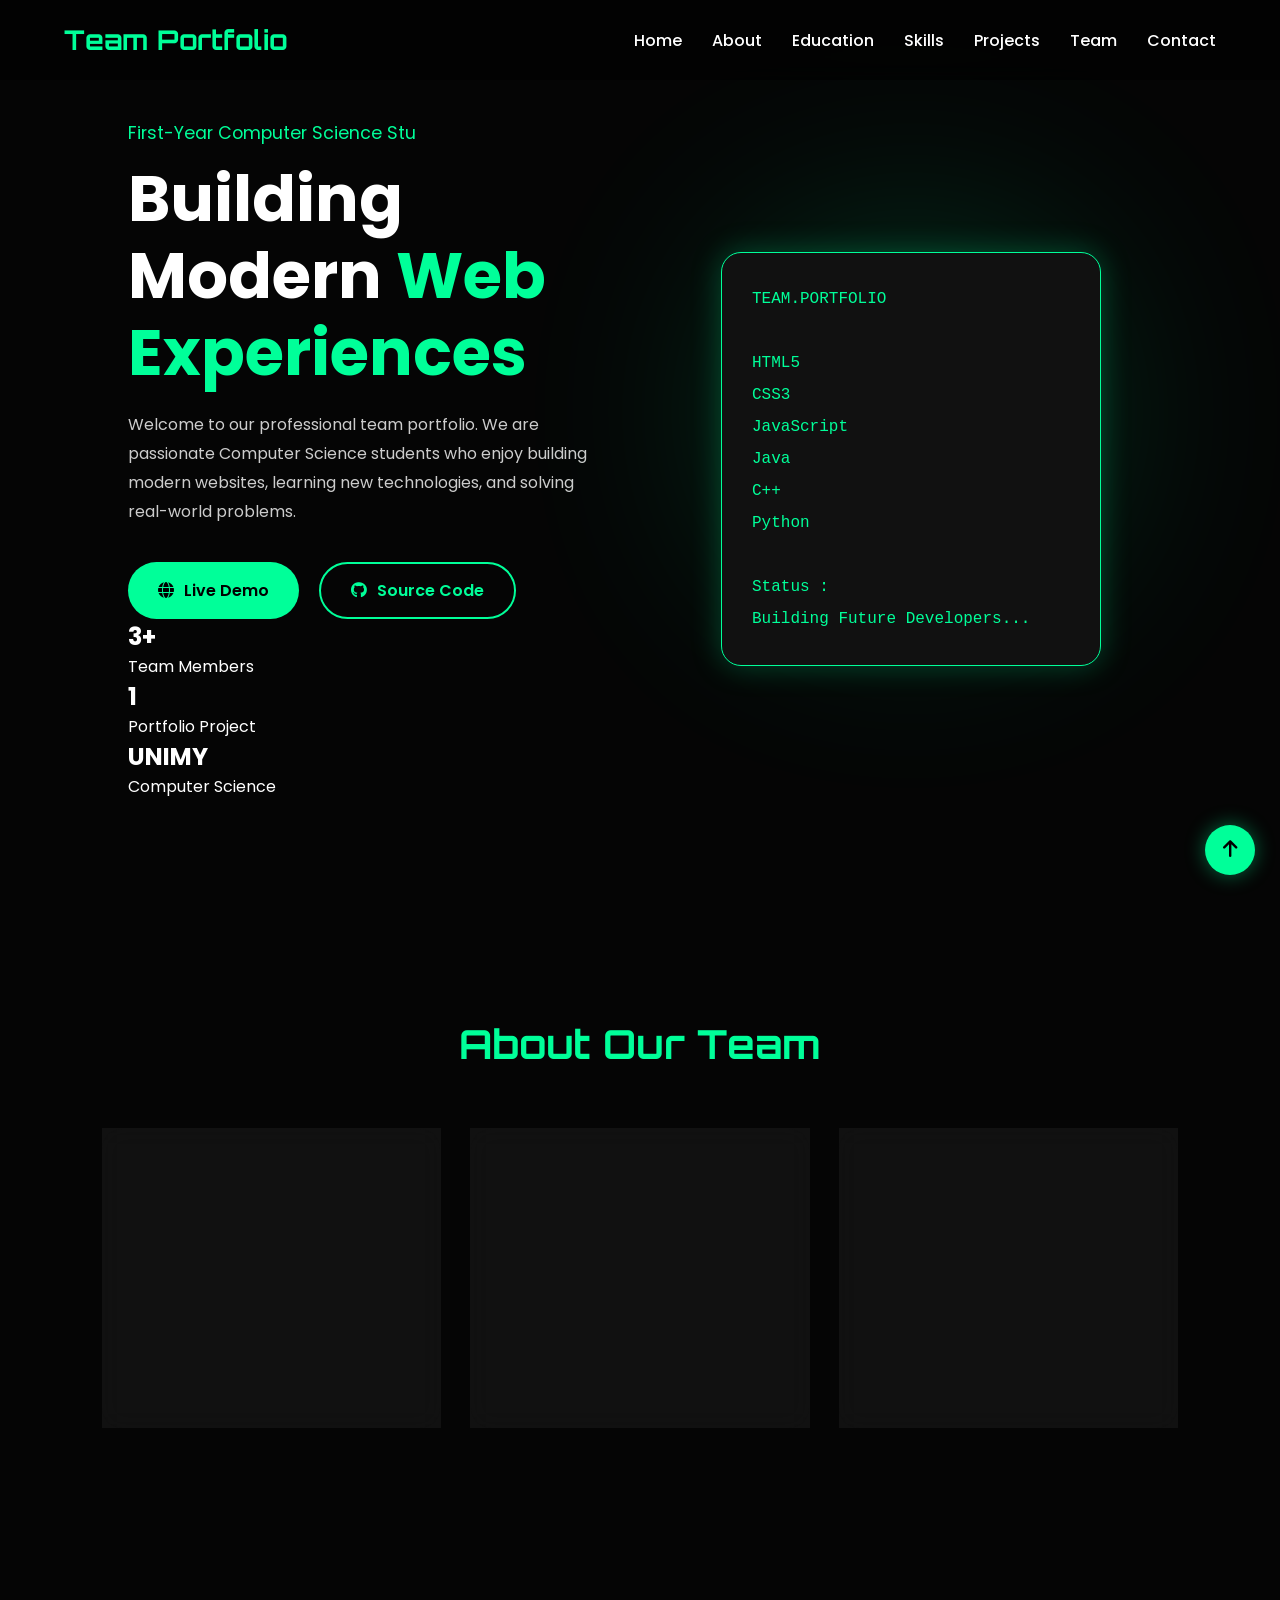
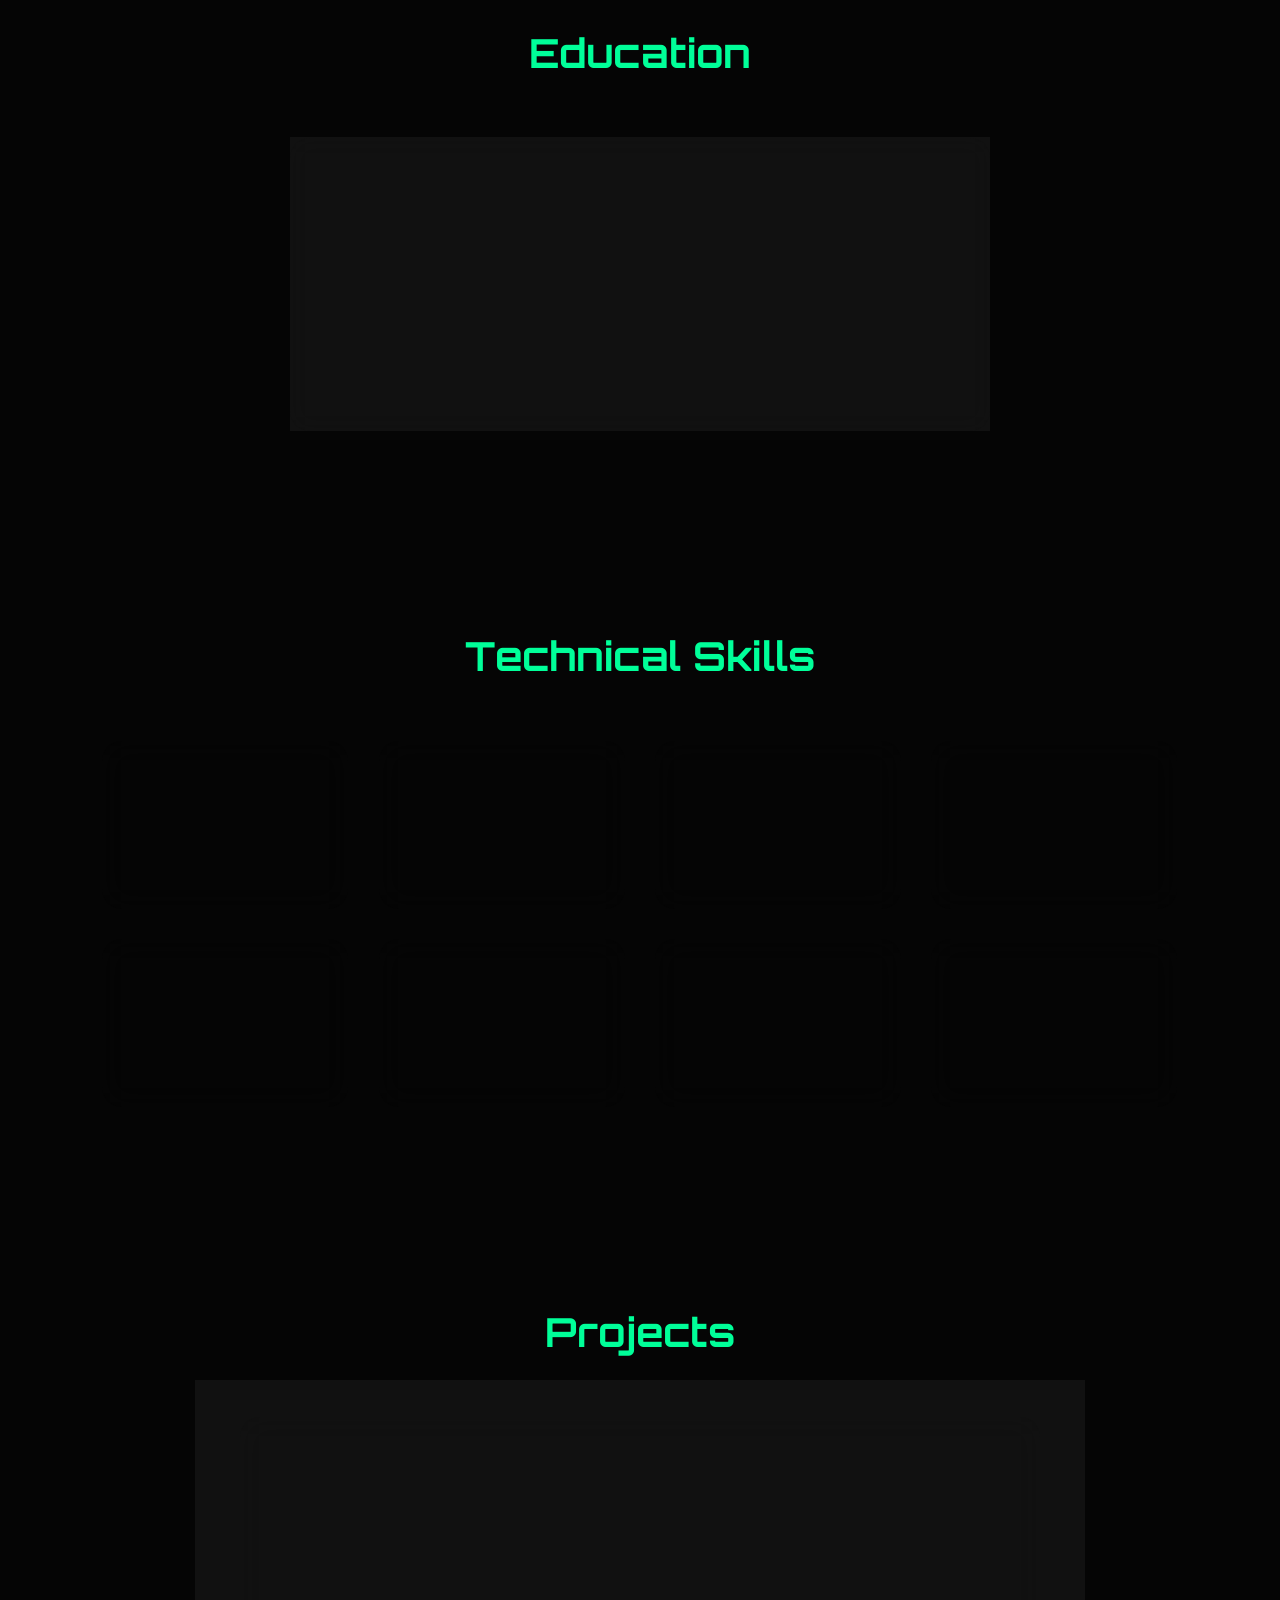
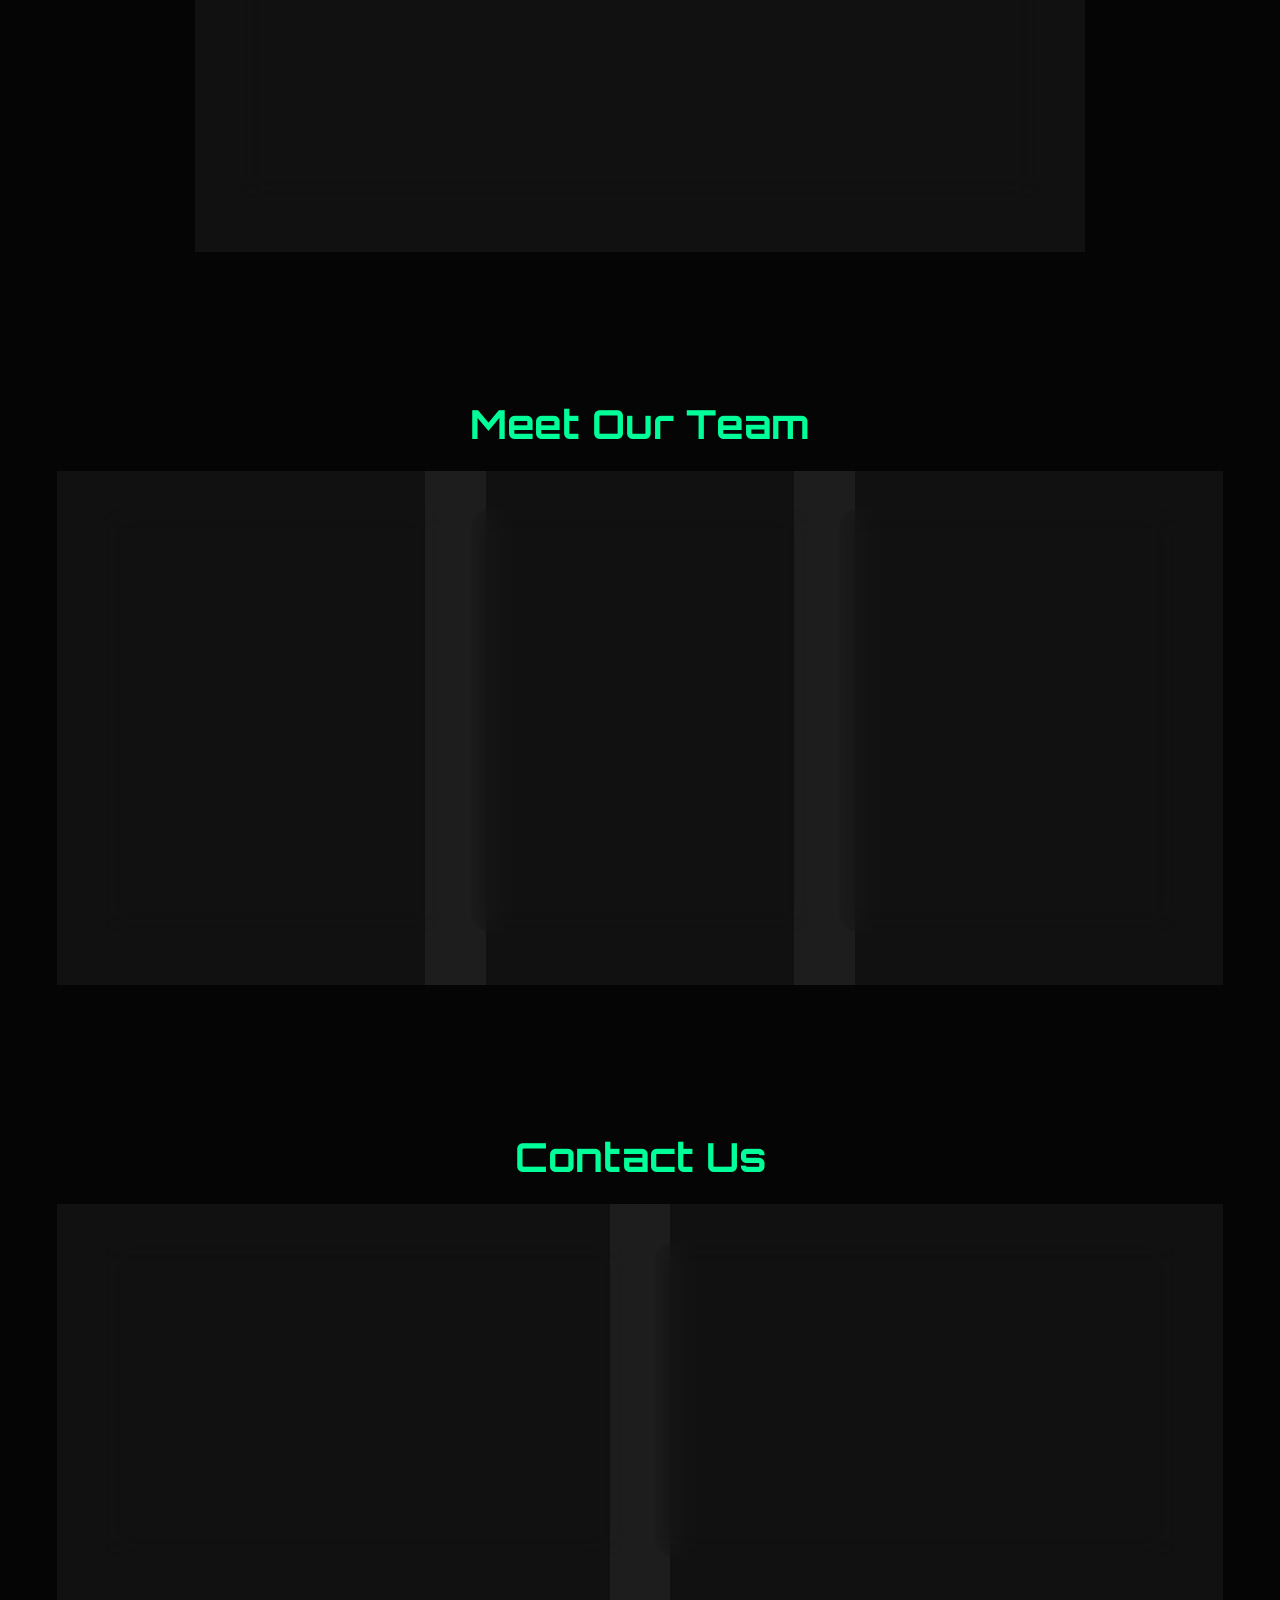
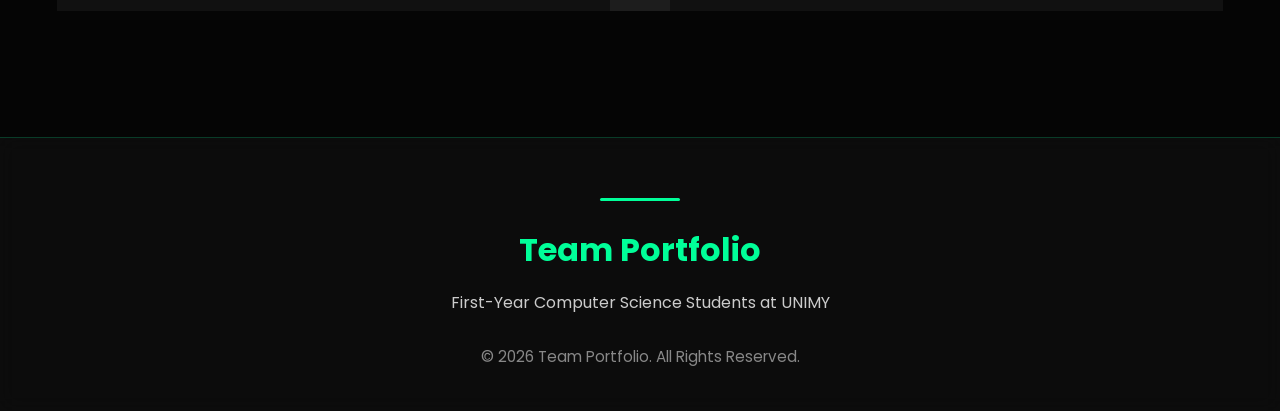
<file: index.html>
<!DOCTYPE html>
<html lang="en">

<head>
    <meta charset="UTF-8">
    <meta name="viewport" content="width=device-width, initial-scale=1.0">

    <title>Team Portfolio | UNIMY</title>

    <!-- CSS -->
    <link rel="stylesheet" href="style.css">

    <!-- Google Fonts -->
    <link href="https://fonts.googleapis.com/css2?family=Poppins:wght@300;400;500;600;700&family=Orbitron:wght@500;700&display=swap" rel="stylesheet">

    <!-- Font Awesome -->
    <link rel="stylesheet" href="https://cdnjs.cloudflare.com/ajax/libs/font-awesome/6.7.1/css/all.min.css">
</head>

<body>

    <!--================ NAVBAR ================-->

    <!-- Background Effects -->
    <div class="background">
        <div class="grid"></div>
        <div class="glow glow1"></div>
        <div class="glow glow2"></div>
    </div>

    <header class="header">

        <nav class="navbar">

            <h2 class="logo">Team Portfolio</h2>

            <ul class="nav-links">

                <li><a href="#home">Home</a></li>

                <li><a href="#about">About</a></li>

                <li><a href="#education">Education</a></li>

                <li><a href="#skills">Skills</a></li>

                <li><a href="#projects">Projects</a></li>

                <li><a href="#team">Team</a></li>

                <li><a href="#contact">Contact</a></li>

            </ul>

            <div class="menu-btn">
                <i class="fa-solid fa-bars"></i>
            </div>

        </nav>

    </header>

    <!--================ HERO ================-->

    <section class="hero" id="home">

        <div class="hero-content">

            <p class="hero-subtitle">
                First-Year Computer Science Students at UNIMY
            </p>

            <h1>
                Building Modern
                <span>Web Experiences</span>
            </h1>

            <p class="hero-description">

                Welcome to our professional team portfolio.
                We are passionate Computer Science students
                who enjoy building modern websites, learning
                new technologies, and solving real-world problems.

            </p>

            <div class="hero-buttons">

                <a href=" https://khantzawlwin88-ops.github.io/student-portfolio/ " 
                   target="_blank"
                   class="btn btn-primary">
                    <i class="fa-solid fa-globe"></i>
                    Live Demo
                </a>

                <a href="https://github.com/khantzawlwin88-ops/student-portfolio"
                    target="_blank"
                    class="btn btn-outline">

                    <i class="fa-brands fa-github"></i>
                    Source Code

                </a>

            </div>
<div class="hero-stats">

    <div class="stat">
        <h2>3+</h2>
        <p>Team Members</p>
    </div>

    <div class="stat">
        <h2>1</h2>
        <p>Portfolio Project</p>
    </div>

    <div class="stat">
        <h2>UNIMY</h2>
        <p>Computer Science</p>
    </div>

</div>
        </div>

        <div class="hero-image">

            <div class="glow-circle"></div>

            <div class="code-box">

<pre>
TEAM.PORTFOLIO

HTML5
CSS3
JavaScript
Java
C++
Python

Status :
Building Future Developers...
</pre>

            </div>

        </div>

    </section>

    <!--================ ABOUT ================-->

    <section class="about section" id="about">

        <h2 class="section-title">
            About Our Team
        </h2>

        <div class="about-container">

            <div class="about-card">

                <i class="fa-solid fa-users"></i>

                <h3>Who We Are</h3>

                <p>

                    We are first-year Computer Science students
                    from the University of Malaysia Computer
                    Science & Engineering (UNIMY).

                </p>

            </div>

            <div class="about-card">

                <i class="fa-solid fa-code"></i>

                <h3>What We Do</h3>

                <p>

                    We develop responsive websites,
                    learn programming languages,
                    and collaborate using Git & GitHub.

                </p>

            </div>

            <div class="about-card">

                <i class="fa-solid fa-lightbulb"></i>

                <h3>Our Goal</h3>

                <p>

                    To become professional software engineers
                    by continuously improving our technical
                    and teamwork skills.

                </p>

            </div>

        </div>

    </section>
        <!--================ EDUCATION ================-->

    <section class="education section" id="education">

        <h2 class="section-title">Education</h2>

        <div class="education-card">

            <i class="fa-solid fa-graduation-cap"></i>

            <h3>University of Malaysia Computer Science & Engineering (UNIMY)</h3>

            <p>Major : Computer Science</p>

            <p>Year : First-Year Student</p>

        </div>

    </section>

    <!--================ SKILLS ================-->

    <section class="skills section" id="skills">

        <h2 class="section-title">Technical Skills</h2>

        <div class="skills-container">

            <div class="skill-card">
                <i class="fa-brands fa-html5"></i>
                <h3>HTML5</h3>
            </div>

            <div class="skill-card">
                <i class="fa-brands fa-css3-alt"></i>
                <h3>CSS3</h3>
            </div>

            <div class="skill-card">
                <i class="fa-brands fa-js"></i>
                <h3>JavaScript</h3>
            </div>

            <div class="skill-card">
                <i class="fa-brands fa-java"></i>
                <h3>Java</h3>
            </div>

            <div class="skill-card">
                <i class="fa-solid fa-code"></i>
                <h3>C++</h3>
            </div>

            <div class="skill-card">
                <i class="fa-brands fa-python"></i>
                <h3>Python</h3>
            </div>

            <div class="skill-card">
                <i class="fa-brands fa-git-alt"></i>
                <h3>Git</h3>
            </div>

            <div class="skill-card">
                <i class="fa-brands fa-github"></i>
                <h3>GitHub</h3>
            </div>

        </div>

    </section>

    <!--================ PROJECTS ================-->

    <section class="projects section" id="projects">

        <h2 class="section-title">Projects</h2>

        <div class="project-card">

            <i class="fa-solid fa-laptop-code"></i>

            <h3>Student Portfolio Website</h3>

            <p>

                A responsive portfolio website developed using
                HTML, CSS and JavaScript to showcase our team,
                education, technical skills and projects.

            </p>

            <div class="project-buttons">

                <a href="#" class="btn btn-primary">

                    <i class="fa-solid fa-globe"></i>
                    Live Demo

                </a>

                <a href="https://github.com/khantzawlwin88-ops/student-portfolio"
                   target="_blank"
                   class="btn btn-outline">

                    <i class="fa-brands fa-github"></i>
                    Source Code

                </a>

            </div>

        </div>

    </section>
        <!--================ TEAM ================-->

    <section class="team section" id="team">

        <h2 class="section-title">Meet Our Team</h2>

        <div class="team-container">

            <!-- Member 1 -->
            <div class="team-card">

                <div class="team-icon">
                    <i class="fa-solid fa-user"></i>
                </div>

                <h3>KHANT ZAW LWIN</h3>

                <p>First-Year Computer Science Student</p>

                <div class="team-buttons">
                    <a href="member/khantzaw.html" class="btn btn-primary">
                        View Portfolio
                    </a>

                    <a href="https://github.com/khantzawlwin88-ops" target="_blank" class="btn btn-outline">
                        <i class="fa-brands fa-github"></i>
                    </a>
                </div>

            </div>

            <!-- Member 2 -->
            <div class="team-card">

                <div class="team-icon">
                    <i class="fa-solid fa-user"></i>
                </div>

                <h3>DANIEL</h3>

                <p>First-Year Computer Science Student</p>

                <div class="team-buttons">
                    <a href="member/daniel.html" class="btn btn-primary">
                        View Portfolio
                    </a>

                    <a href="https://github.com/daneilvan05-rgb" target="_blank" class="btn btn-outline">
                        <i class="fa-brands fa-github"></i>
                    </a>
                </div>

            </div>

            <!-- Member 3 -->
            <div class="team-card">

                <div class="team-icon">
                    <i class="fa-solid fa-user"></i>
                </div>

                <h3>S WIN MYAT AUNG</h3>

                <p>First-Year Computer Science Student</p>

                <div class="team-buttons">
                    <a href="member/swinmyat.html" class="btn btn-primary">
                        View Portfolio
                    </a>

                    <!-- GitHub Username ထည့်ပြီးရင် href ပြင်လိုက်ရုံ -->
                    <a href="https://github.com/danielaung271099-web" class="btn btn-outline">
                        <i class="fa-brands fa-github"></i>
                    </a>
                </div>

            </div>

        </div>

    </section>

    <!--================ CONTACT ================-->

    <section class="contact section" id="contact">

        <h2 class="section-title">Contact Us</h2>

        <div class="contact-container">

            <div class="contact-card">
                <i class="fa-solid fa-envelope"></i>
                <h3>Email</h3>

                <p>khantzawlwin88@gmail.com</p>
                <p>daneilvan05@gmail.com</p>
                <p>danielaung271099@gmail.com</p>

            </div>

            <div class="contact-card">
                <i class="fa-solid fa-phone"></i>
                <h3>Phone</h3>

                <p>09785372681</p>
                <p>09251286186</p>
                <p>09785714661</p>

            </div>

        </div>

    </section>

    <!--================ FOOTER ================-->

    <footer class="footer">

        <h2>Team Portfolio</h2>

        <p>
            First-Year Computer Science Students at UNIMY
        </p>

        <p class="copyright">
            © 2026 Team Portfolio. All Rights Reserved.
        </p>

    </footer>
<!-- Scroll To Top Button -->
<a href="#" class="scroll-top">
    <i class="fa-solid fa-arrow-up"></i>
</a>
    <!--================ JAVASCRIPT ================-->

    <script src="script.js"></script>

</body>

</html>
</file>
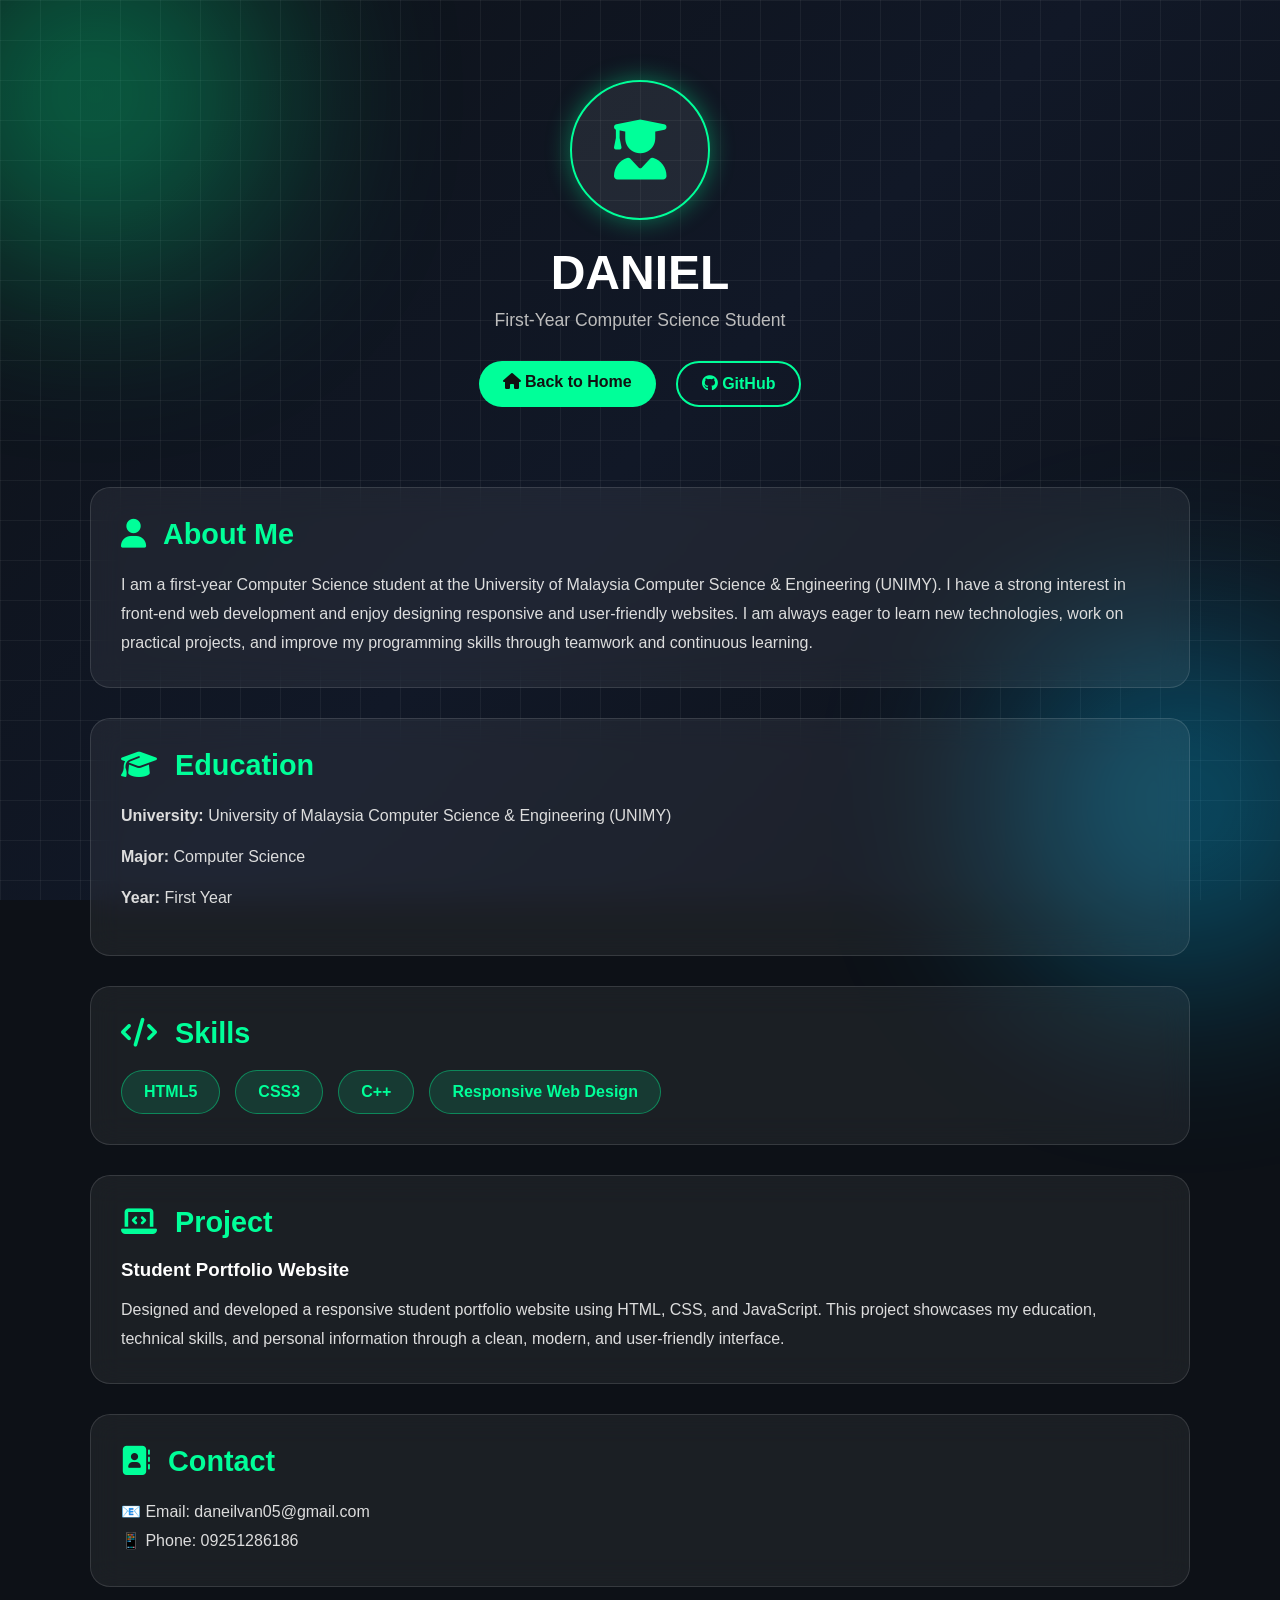
<file: member/daniel.html>
<!DOCTYPE html>
<html lang="en">

<head>
    <meta charset="UTF-8">
    <meta name="viewport" content="width=device-width, initial-scale=1.0">

    <title>Daniel | Portfolio</title>

    <link rel="stylesheet" href="https://cdnjs.cloudflare.com/ajax/libs/font-awesome/6.7.2/css/all.min.css">
    <link rel="stylesheet" href="member.css">
</head>

<body>

<div class="background">
    <div class="grid"></div>
    <div class="glow glow1"></div>
    <div class="glow glow2"></div>
</div>

<header class="hero">

    <div class="profile-avatar">
        <i class="fa-solid fa-user-graduate"></i>
    </div>

    <h1>DANIEL</h1>

    <p class="hero-subtitle">
        First-Year Computer Science Student
    </p>

    <div class="hero-buttons">

        <a href="../index.html" class="btn btn-primary">
            <i class="fa-solid fa-house"></i>
            Back to Home
        </a>

        <a href="#" class="btn btn-outline">
            <i class="fa-brands fa-github"></i>
            GitHub
        </a>

    </div>

</header>

<main class="container">

<section class="card">

<h2>
<i class="fa-solid fa-user"></i>
About Me
</h2>

<p>
I am a first-year Computer Science student at the University of Malaysia Computer Science & Engineering (UNIMY). I have a strong interest in front-end web development and enjoy designing responsive and user-friendly websites. I am always eager to learn new technologies, work on practical projects, and improve my programming skills through teamwork and continuous learning.
</p>

</section>

<section class="card">

<h2>
<i class="fa-solid fa-graduation-cap"></i>
Education
</h2>

<div class="info">

<p><strong>University:</strong> University of Malaysia Computer Science & Engineering (UNIMY)</p>

<p><strong>Major:</strong> Computer Science</p>

<p><strong>Year:</strong> First Year</p>

</div>

</section>

<section class="card">

<h2>
<i class="fa-solid fa-code"></i>
Skills
</h2>

<div class="skills">

<div class="skill">HTML5</div>

<div class="skill">CSS3</div>

<div class="skill">C++</div>

<div class="skill">Responsive Web Design</div>

</div>

</section>

<section class="card">

<h2>
<i class="fa-solid fa-laptop-code"></i>
Project
</h2>

<h3>
Student Portfolio Website
</h3>

<p>
Designed and developed a responsive student portfolio website using HTML, CSS, and JavaScript. This project showcases my education, technical skills, and personal information through a clean, modern, and user-friendly interface.
</p>

</section>

<section class="card">

<h2>
<i class="fa-solid fa-address-book"></i>
Contact
</h2>

<p>📧 Email: daneilvan05@gmail.com</p>

<p>📱 Phone: 09251286186</p>

</section>

</main>

<script src="member.js"></script>

</body>
</html>
</file>
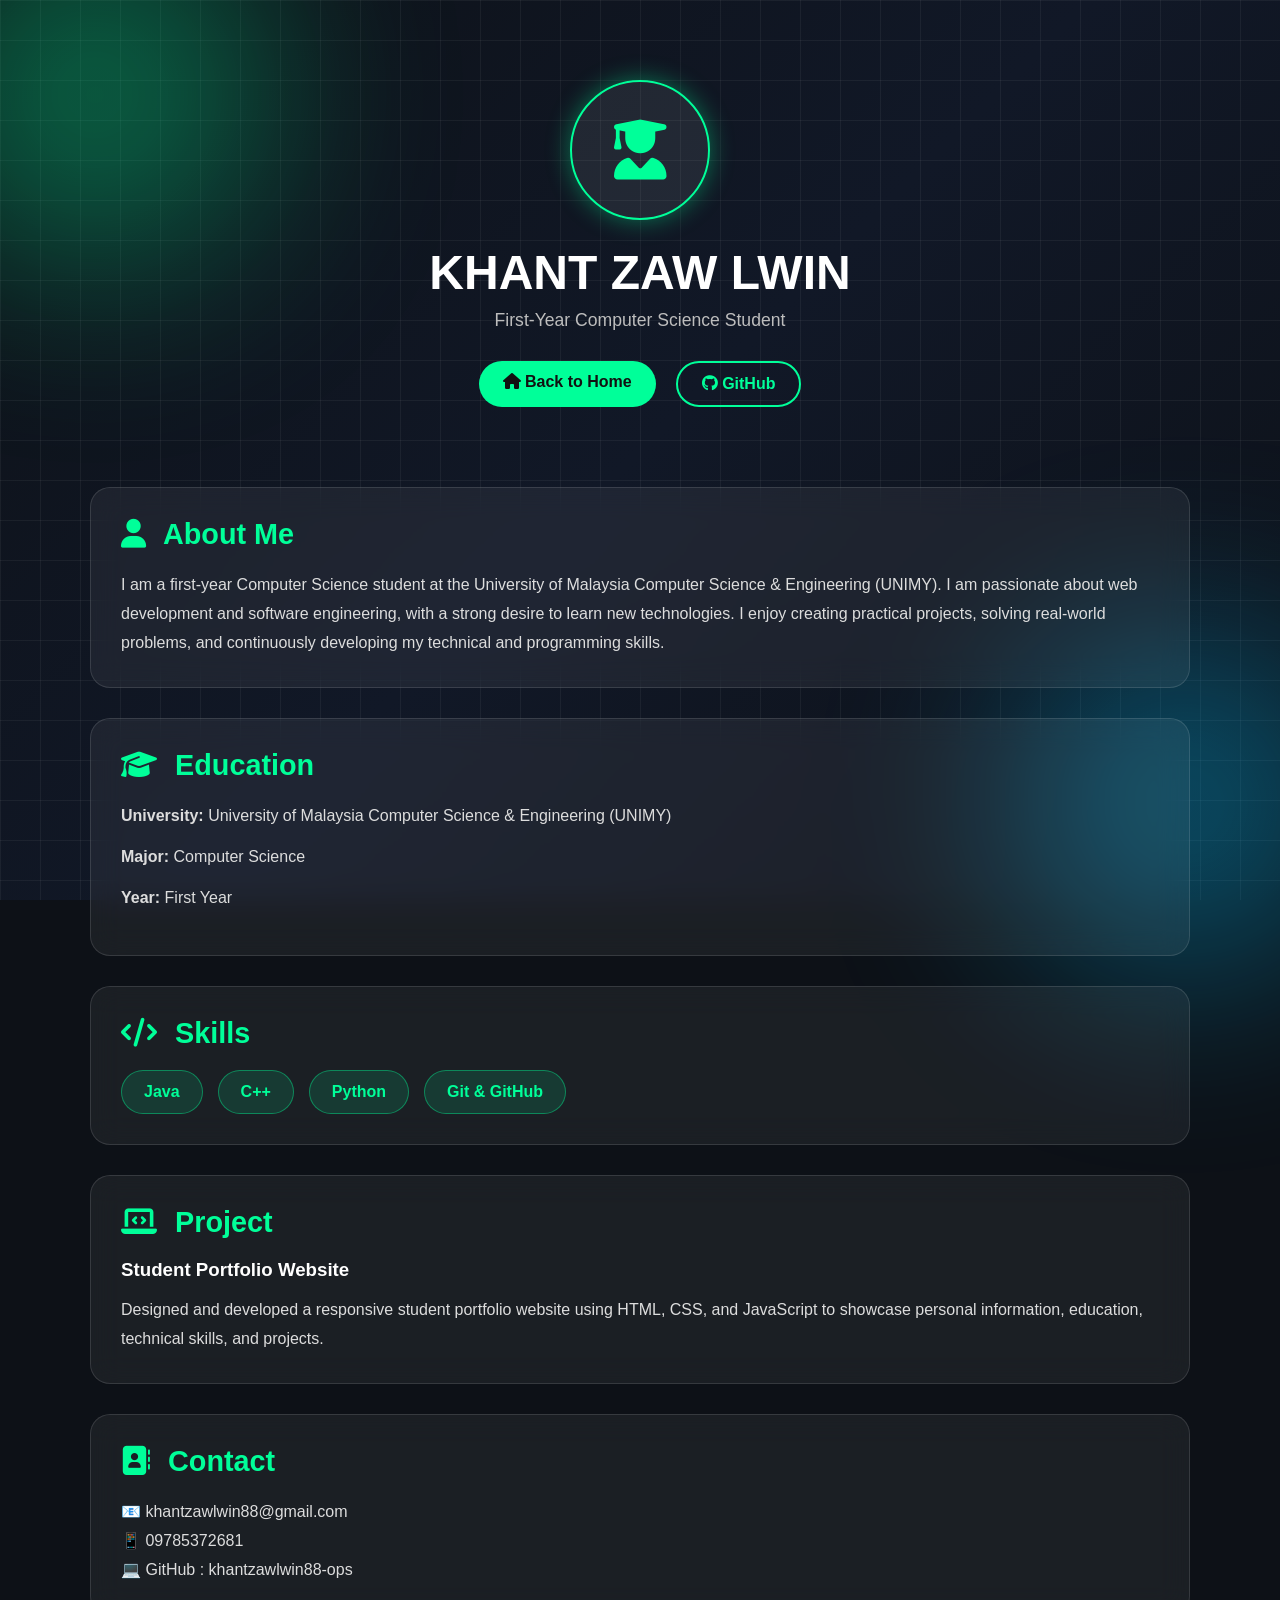
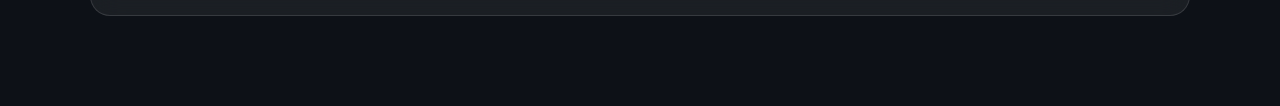
<file: member/khantzaw.html>
<!DOCTYPE html>
<html lang="en">

<head>
    <meta charset="UTF-8">
    <meta name="viewport" content="width=device-width, initial-scale=1.0">

    <title>KHANT ZAW LWIN | Portfolio</title>

    <link rel="stylesheet" href="https://cdnjs.cloudflare.com/ajax/libs/font-awesome/6.7.2/css/all.min.css">

    <link rel="stylesheet" href="member.css">
</head>

<body>

<div class="background">
    <div class="grid"></div>
    <div class="glow glow1"></div>
    <div class="glow glow2"></div>
</div>

<header class="hero">

    <div class="profile-avatar">
        <i class="fa-solid fa-user-graduate"></i>
    </div>

    <h1>KHANT ZAW LWIN</h1>

    <p class="hero-subtitle">
        First-Year Computer Science Student
    </p>

    <div class="hero-buttons">

        <a href="../index.html" class="btn btn-primary">
            <i class="fa-solid fa-house"></i>
            Back to Home
        </a>

        <a href="https://github.com/khantzawlwin88-ops"
            target="_blank"
            class="btn btn-outline">

            <i class="fa-brands fa-github"></i>
            GitHub

        </a>

    </div>

</header>

<main class="container">

<section class="card">

<h2>
<i class="fa-solid fa-user"></i>
About Me
</h2>

<p>
I am a first-year Computer Science student at the University of Malaysia Computer Science & Engineering (UNIMY). I am passionate about web development and software engineering, with a strong desire to learn new technologies. I enjoy creating practical projects, solving real-world problems, and continuously developing my technical and programming skills.
</p>

</section>


<section class="card">

<h2>
<i class="fa-solid fa-graduation-cap"></i>
Education
</h2>

<div class="info">

<p><strong>University:</strong> University of Malaysia Computer Science & Engineering (UNIMY)</p>

<p><strong>Major:</strong> Computer Science</p>

<p><strong>Year:</strong> First Year</p>

</div>

</section>


<section class="card">

<h2>
<i class="fa-solid fa-code"></i>
Skills
</h2>

<div class="skills">

<div class="skill">
Java
</div>

<div class="skill">
C++
</div>

<div class="skill">
Python
</div>

<div class="skill">
Git & GitHub
</div>

</div>

</section>


<section class="card">

<h2>
<i class="fa-solid fa-laptop-code"></i>
Project
</h2>

<h3>
Student Portfolio Website
</h3>

<p>
Designed and developed a responsive student portfolio website using HTML, CSS, and JavaScript to showcase personal information, education, technical skills, and projects.
</p>

</section>


<section class="card">

<h2>
<i class="fa-solid fa-address-book"></i>
Contact
</h2>

<p>
📧 khantzawlwin88@gmail.com
</p>

<p>
📱 09785372681
</p>

<p>
💻 GitHub : khantzawlwin88-ops
</p>

</section>

</main>

<script src="member.js"></script>

</body>

</html>
</file>
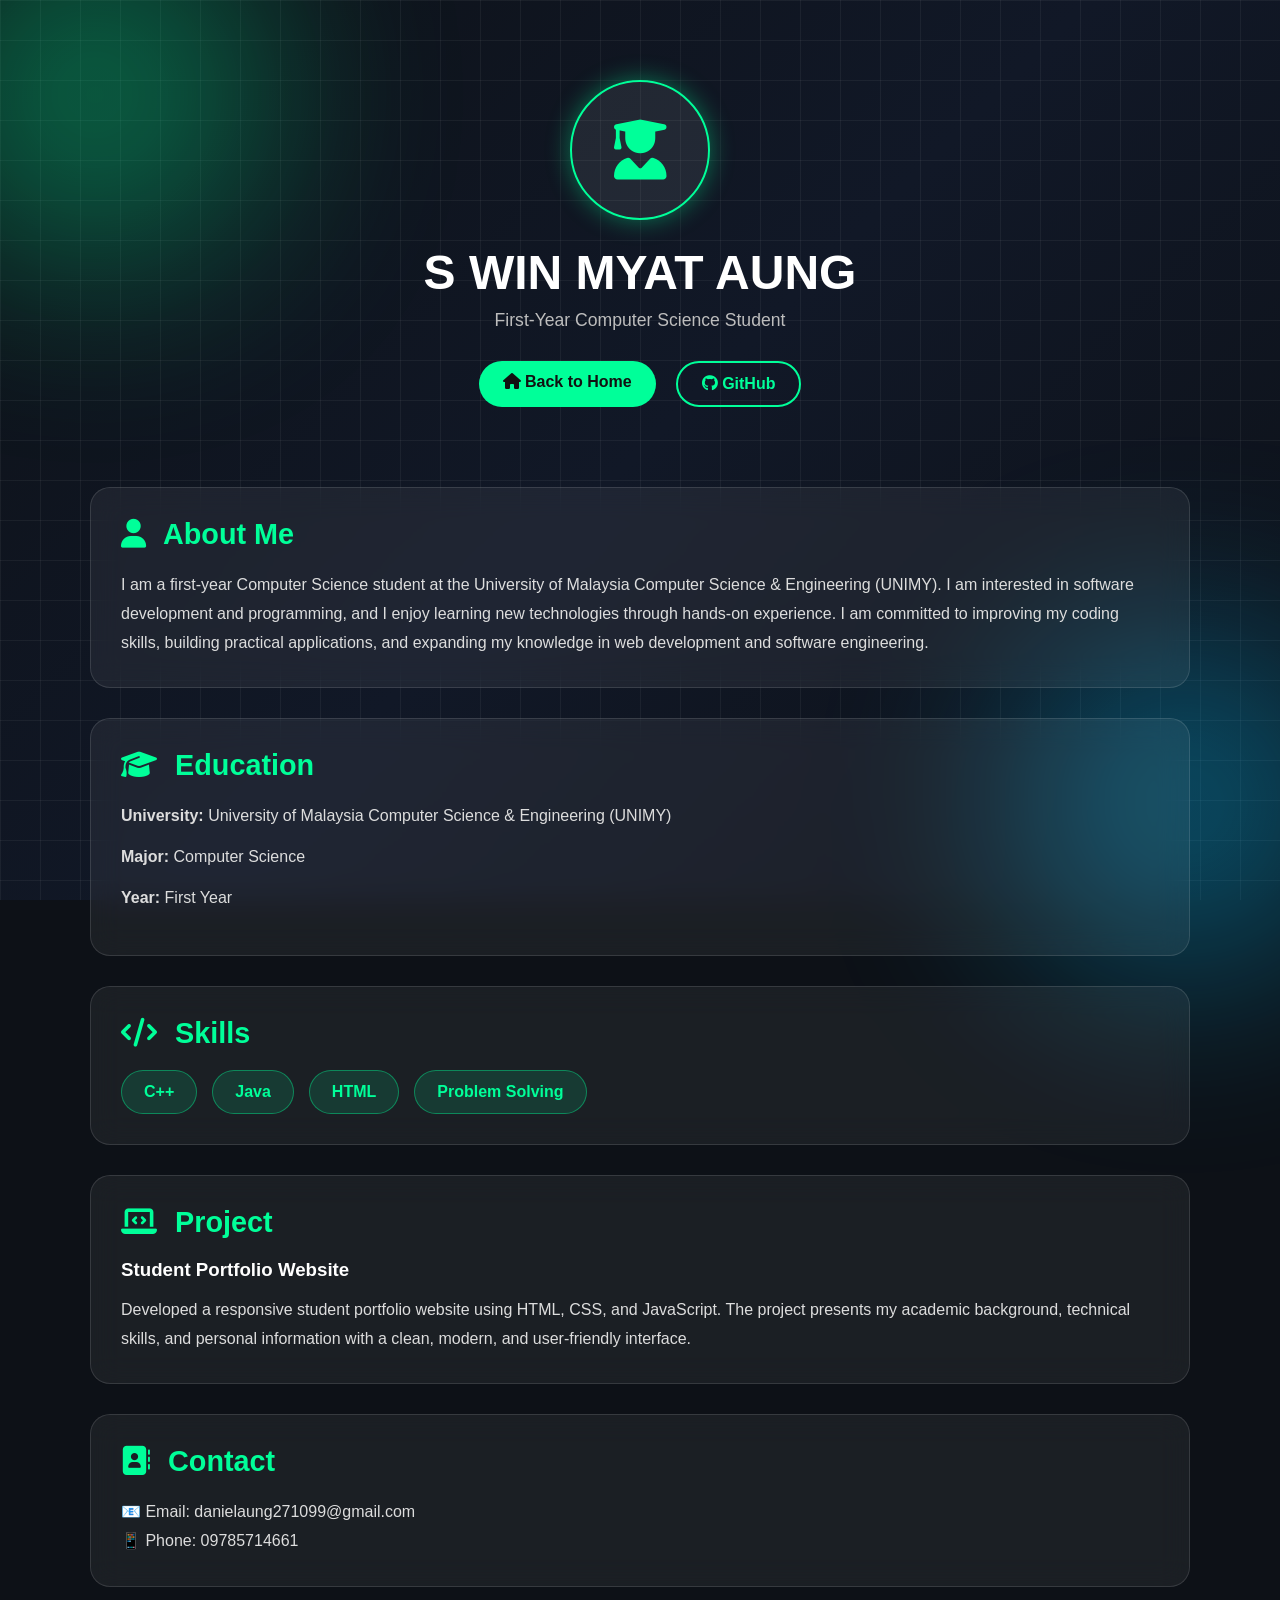
<file: member/swinmyat.html>
<!DOCTYPE html>
<html lang="en">

<head>
    <meta charset="UTF-8">
    <meta name="viewport" content="width=device-width, initial-scale=1.0">

    <title>S Win Myat Aung | Portfolio</title>

    <link rel="stylesheet" href="https://cdnjs.cloudflare.com/ajax/libs/font-awesome/6.7.2/css/all.min.css">
    <link rel="stylesheet" href="member.css">
</head>

<body>

<div class="background">
    <div class="grid"></div>
    <div class="glow glow1"></div>
    <div class="glow glow2"></div>
</div>

<header class="hero">

    <div class="profile-avatar">
        <i class="fa-solid fa-user-graduate"></i>
    </div>

    <h1>S WIN MYAT AUNG</h1>

    <p class="hero-subtitle">
        First-Year Computer Science Student
    </p>

    <div class="hero-buttons">

        <a href="../index.html" class="btn btn-primary">
            <i class="fa-solid fa-house"></i>
            Back to Home
        </a>

        <a href="#" class="btn btn-outline">
            <i class="fa-brands fa-github"></i>
            GitHub
        </a>

    </div>

</header>

<main class="container">

<section class="card">

<h2>
<i class="fa-solid fa-user"></i>
About Me
</h2>

<p>
I am a first-year Computer Science student at the University of Malaysia Computer Science & Engineering (UNIMY). I am interested in software development and programming, and I enjoy learning new technologies through hands-on experience. I am committed to improving my coding skills, building practical applications, and expanding my knowledge in web development and software engineering.
</p>

</section>

<section class="card">

<h2>
<i class="fa-solid fa-graduation-cap"></i>
Education
</h2>

<div class="info">

<p><strong>University:</strong> University of Malaysia Computer Science & Engineering (UNIMY)</p>

<p><strong>Major:</strong> Computer Science</p>

<p><strong>Year:</strong> First Year</p>

</div>

</section>

<section class="card">

<h2>
<i class="fa-solid fa-code"></i>
Skills
</h2>

<div class="skills">

<div class="skill">C++</div>

<div class="skill">Java</div>

<div class="skill">HTML</div>

<div class="skill">Problem Solving</div>

</div>

</section>

<section class="card">

<h2>
<i class="fa-solid fa-laptop-code"></i>
Project
</h2>

<h3>
Student Portfolio Website
</h3>

<p>
Developed a responsive student portfolio website using HTML, CSS, and JavaScript. The project presents my academic background, technical skills, and personal information with a clean, modern, and user-friendly interface.
</p>

</section>

<section class="card">

<h2>
<i class="fa-solid fa-address-book"></i>
Contact
</h2>

<p>📧 Email: danielaung271099@gmail.com</p>

<p>📱 Phone: 09785714661</p>

</section>

</main>

<script src="member.js"></script>

</body>

</html>
</file>
<file: style.css>
/*==============================
    GOOGLE FONTS
==============================*/
@import url('https://fonts.googleapis.com/css2?family=Poppins:wght@300;400;500;600;700&family=Orbitron:wght@500;700&display=swap');

/*==============================
    RESET
==============================*/
html{
    scroll-behavior:smooth;
}

*{
    margin:0;
    padding:0;
    box-sizing:border-box;
    scroll-behavior:smooth;
}

body{
    font-family:'Poppins',sans-serif;
    background:#050505;
    color:#fff;
    overflow-x:hidden;
}

a{
    text-decoration:none;
    color:white;
}

ul{
    list-style:none;
}

.section{
    padding:100px 10%;
}

.section-title{
    text-align:center;
    font-size:2.5rem;
    margin-bottom:60px;
    color:#00ff99;
    font-family:'Orbitron',sans-serif;
}

/*==============================
    NAVBAR
==============================*/

.header{
    position:fixed;
    width:100%;
    top:0;
    left:0;
    z-index:1000;
    backdrop-filter:blur(12px);
    background:rgba(0,0,0,.45);
}

.navbar{

    width:90%;
    margin:auto;

    height:80px;

    display:flex;
    justify-content:space-between;
    align-items:center;

}

.logo{

    font-family:'Orbitron',sans-serif;
    color:#00ff99;
    font-size:1.7rem;

}

.nav-links{

    display:flex;
    gap:30px;

}

.nav-links a{

    transition:.3s;
    font-weight:500;

}

.nav-links a:hover{

    color:#00ff99;

}

.menu-btn{

    display:none;
    font-size:1.8rem;
    cursor:pointer;

}

/*==============================
    BUTTONS
==============================*/

.btn{

    display:inline-flex;
    align-items:center;
    gap:10px;

    padding:14px 30px;

    border-radius:50px;

    transition:.3s;

    font-weight:600;

}

.btn-primary{

    background:#00ff99;
    color:#000;

}

.btn-primary:hover{

    transform:translateY(-5px);
    box-shadow:0 0 25px #00ff99;

}

.btn-outline{

    border:2px solid #00ff99;
    color:#00ff99;

}

.btn-outline:hover{

    background:#00ff99;
    color:#000;

}

/*==============================
    HERO
==============================*/

.hero{

    min-height:100vh;

    display:grid;
    grid-template-columns:repeat(2,1fr);

    align-items:center;

    gap:60px;

    padding:120px 10%;

}

.hero-subtitle{

    color:#00ff99;
    margin-bottom:15px;
    font-size:1.1rem;

}

.hero h1{

    font-size:4rem;
    line-height:1.2;
    margin-bottom:20px;

}

.hero span{

    color:#00ff99;

}

.hero-description{

    color:#ccc;
    line-height:1.8;
    margin-bottom:35px;

}

.hero-buttons{

    display:flex;
    gap:20px;
    flex-wrap:wrap;

}

.hero-image{

    display:flex;
    justify-content:center;
    position:relative;

}

.glow-circle{

    width:320px;
    height:320px;

    background:#00ff99;

    border-radius:50%;

    filter:blur(120px);

    position:absolute;

    opacity:.25;

}

.code-box{

    position:relative;

    background:#111;

    border:1px solid #00ff99;

    border-radius:20px;

    padding:30px;

    width:380px;

    box-shadow:0 0 30px rgba(0,255,153,.25);

}

.code-box pre{

    color:#00ff99;
    font-size:1rem;
    line-height:2;
    font-family:Consolas,monospace;

}

/*==============================
    ABOUT
==============================*/

.about{
    padding:100px 8%;
}

.about-container{
    display:grid;
    grid-template-columns:repeat(auto-fit,minmax(260px,1fr));
    gap:30px;
    margin-top:50px;
}

.about-card{
    background:rgba(255,255,255,.05);
    backdrop-filter:blur(12px);
    border:1px solid rgba(0,255,153,.2);
    border-radius:20px;
    padding:35px 25px;
    text-align:center;
    transition:.35s;
}

.about-card:hover{
    transform:translateY(-10px);
    border-color:#00ff99;
    box-shadow:0 0 25px rgba(0,255,153,.3);
}

.about-card i{
    font-size:3rem;
    color:#00ff99;
    margin-bottom:20px;
}

.about-card h3{
    margin-bottom:15px;
    color:#fff;
}

.about-card p{
    color:#ccc;
    line-height:1.8;
}

/*==============================
    EDUCATION
==============================*/

.education{
    padding:100px 8%;
}

.education-card{
    max-width:700px;
    margin:50px auto 0;
    background:rgba(255,255,255,.05);
    backdrop-filter:blur(12px);
    border:1px solid rgba(0,255,153,.2);
    border-radius:20px;
    padding:40px;
    text-align:center;
    transition:.35s;
}

.education-card:hover{
    transform:translateY(-10px);
    border-color:#00ff99;
    box-shadow:0 0 25px rgba(0,255,153,.3);
}

.education-card i{
    font-size:3rem;
    color:#00ff99;
    margin-bottom:20px;
}

.education-card h3{
    margin-bottom:15px;
    color:#fff;
}

.education-card p{
    color:#ccc;
    margin:10px 0;
    font-size:1rem;
}
/*==============================
    SKILLS
==============================*/

.skills{
    padding:100px 8%;
}

.skills-container{
    display:grid;
    grid-template-columns:repeat(auto-fit,minmax(220px,1fr));
    gap:30px;
    margin-top:50px;
}

.skill-card{
    background:rgba(255,255,255,.05);
    backdrop-filter:blur(15px);
    -webkit-backdrop-filter:blur(15px);

    border:1px solid rgba(0,255,153,.25);
    border-radius:20px;

    padding:35px 20px;
    text-align:center;

    transition:all .4s ease;
    box-shadow:0 8px 30px rgba(0,0,0,.35);
}

.skill-card:hover{
    transform:translateY(-10px) scale(1.03);
    border-color:#00ff99;
    box-shadow:
        0 0 20px rgba(0,255,153,.35),
        0 0 45px rgba(0,255,153,.15);
}

.skill-card i{
    font-size:3.2rem;
    color:#00ff99;
    margin-bottom:18px;
}

.skill-card h3{
    color:#fff;
    font-size:1.15rem;
}
/*==============================
    PROJECTS
==============================*/

.projects{
    padding:100px 8%;
}

.project-card{
    max-width:800px;
    margin:50px auto 0;
    background:rgba(255,255,255,.05);
    backdrop-filter:blur(15px);
    -webkit-backdrop-filter:blur(15px);

    border:1px solid rgba(0,255,153,.25);
    border-radius:20px;

    padding:40px;
    text-align:center;

    transition:all .4s ease;
    box-shadow:0 8px 30px rgba(0,0,0,.35);
}

.project-card:hover{
    transform:translateY(-10px);
    border-color:#00ff99;
    box-shadow:
        0 0 20px rgba(0,255,153,.35),
        0 0 45px rgba(0,255,153,.15);
}

.project-card i{
    font-size:3rem;
    color:#00ff99;
    margin-bottom:20px;
}

.project-card h3{
    color:#fff;
    margin-bottom:15px;
}

.project-card p{
    color:#ccc;
    line-height:1.8;
    margin-bottom:30px;
}

.project-buttons{
    display:flex;
    justify-content:center;
    gap:20px;
    flex-wrap:wrap;
}

.project-buttons .btn{
    min-width:180px;
}

@media (max-width:768px){

    .project-card{
        padding:30px 20px;
    }

    .project-buttons{
        flex-direction:column;
        align-items:center;
    }

    .project-buttons .btn{
        width:100%;
        max-width:250px;
    }
}

/*==============================
    TEAM
==============================*/

.team{
    padding:100px 8%;
}

.team-container{
    display:grid;
    grid-template-columns:repeat(auto-fit,minmax(300px,1fr));
    gap:30px;
    margin-top:50px;
}

.team-card{
    background:rgba(255,255,255,.05);
    backdrop-filter:blur(15px);
    -webkit-backdrop-filter:blur(15px);

    border:1px solid rgba(0,255,153,.25);
    border-radius:20px;

    padding:40px 30px;
    text-align:center;

    transition:all .4s ease;
    box-shadow:0 8px 30px rgba(0,0,0,.35);
}

.team-card:hover{
    transform:translateY(-12px) scale(1.02);
    border-color:#00ff99;
    box-shadow:
        0 0 20px rgba(0,255,153,.35),
        0 0 45px rgba(0,255,153,.15);
}

.team-icon{
    width:90px;
    height:90px;
    margin:0 auto 20px;
    border-radius:50%;
    background:rgba(0,255,153,.12);

    display:flex;
    justify-content:center;
    align-items:center;

    border:2px solid #00ff99;
}

.team-icon i{
    font-size:2.5rem;
    color:#00ff99;
}

.team-card h3{
    color:#fff;
    margin-bottom:10px;
}

.team-card p{
    color:#ccc;
    margin-bottom:25px;
    line-height:1.6;
}

.team-buttons{
    display:flex;
    justify-content:center;
    gap:15px;
    flex-wrap:wrap;
}

.team-buttons .btn{
    min-width:140px;
}

@media (max-width:768px){

    .team-card{
        padding:30px 20px;
    }

    .team-buttons{
        flex-direction:column;
        align-items:center;
    }

    .team-buttons .btn{
        width:100%;
        max-width:220px;
    }
}

/*==============================
    CONTACT
==============================*/

.contact{
    padding:100px 8%;
}

.contact-container{
    display:grid;
    grid-template-columns:repeat(auto-fit,minmax(320px,1fr));
    gap:30px;
    margin-top:50px;
}

.contact-card{
    background:rgba(255,255,255,.05);
    backdrop-filter:blur(15px);
    -webkit-backdrop-filter:blur(15px);

    border:1px solid rgba(0,255,153,.25);
    border-radius:20px;

    padding:40px 30px;
    text-align:center;

    transition:all .4s ease;
    box-shadow:0 8px 30px rgba(0,0,0,.35);
}

.contact-card:hover{
    transform:translateY(-10px);
    border-color:#00ff99;
    box-shadow:
        0 0 20px rgba(0,255,153,.35),
        0 0 45px rgba(0,255,153,.15);
}

.contact-card i{
    font-size:3rem;
    color:#00ff99;
    margin-bottom:20px;
}

.contact-card h3{
    color:#fff;
    margin-bottom:20px;
}

.contact-card p{
    color:#ccc;
    margin:10px 0;
    line-height:1.8;
    word-break:break-word;
}

@media (max-width:768px){

    .contact{
        padding:80px 6%;
    }

    .contact-card{
        padding:30px 20px;
    }
}

/*==============================
    FOOTER
==============================*/

.footer{
    padding:60px 8% 40px;
    text-align:center;

    background:rgba(255,255,255,.03);
    backdrop-filter:blur(10px);
    -webkit-backdrop-filter:blur(10px);

    border-top:1px solid rgba(0,255,153,.2);
    margin-top:80px;
}

.footer h2{
    color:#00ff99;
    font-size:2rem;
    margin-bottom:15px;
}

.footer p{
    color:#ccc;
    line-height:1.8;
}

.footer .copyright{
    margin-top:25px;
    color:#888;
    font-size:.95rem;
}

.footer::before{
    content:"";
    display:block;
    width:80px;
    height:3px;
    background:#00ff99;
    margin:0 auto 25px;
    border-radius:20px;
}

/*==============================
    RESPONSIVE
==============================*/

@media (max-width:992px){

    .hero{
        grid-template-columns:1fr;
        text-align:center;
    }

    .hero-image{
        margin-top:40px;
    }

}

@media (max-width:768px){

    .navbar{
        flex-wrap:wrap;
        height:auto;
        padding:20px 0;
    }

    .nav-links{
        width:100%;
        justify-content:center;
        flex-wrap:wrap;
        gap:15px;
        margin-top:20px;
    }

    .hero h1{
        font-size:2.7rem;
    }

    .code-box{
        width:100%;
    }

    .section{
        padding:80px 7%;
    }

}

@media (max-width:480px){

    .hero h1{
        font-size:2.2rem;
    }

    .btn{
        width:100%;
        justify-content:center;
    }

    .project-buttons,
    .team-buttons,
    .hero-buttons{
        flex-direction:column;
    }

    /*==============================
    BACKGROUND EFFECT
==============================*/

.background{
    position:fixed;
    inset:0;
    z-index:-1;
    overflow:hidden;
    background:#050505;
}

.grid{
    position:absolute;
    width:100%;
    height:100%;
    background-image:
        linear-gradient(rgba(0,255,153,.08) 1px, transparent 1px),
        linear-gradient(90deg, rgba(0,255,153,.08) 1px, transparent 1px);
    background-size:40px 40px;
    animation:gridMove 12s linear infinite;
}

@keyframes gridMove{
    from{
        transform:translateY(0);
    }
    to{
        transform:translateY(40px);
    }
}

.glow{
    position:absolute;
    width:350px;
    height:350px;
    border-radius:50%;
    filter:blur(120px);
    opacity:.18;
}

.glow1{
    background:#00ff99;
    top:-100px;
    left:-100px;
}

.glow2{
    background:#00ff99;
    bottom:-120px;
    right:-120px;
}
/*==============================
    PREMIUM GLASS CARDS
==============================*/

.education-card,
.skill-card,
.project-card,
.team-card,
.contact-card{

    background: rgba(255,255,255,0.05);
    backdrop-filter: blur(15px);
    -webkit-backdrop-filter: blur(15px);

    border:1px solid rgba(0,255,153,.25);

    box-shadow:0 8px 30px rgba(0,0,0,.35);

    transition:all .4s ease;

    position:relative;
    overflow:hidden;

}

.education-card:hover,
.skill-card:hover,
.project-card:hover,
.team-card:hover,
.contact-card:hover{

    transform:translateY(-12px) scale(1.02);

    border-color:#00ff99;

    box-shadow:
        0 0 20px rgba(0,255,153,.35),
        0 0 50px rgba(0,255,153,.15);

}
/*==============================
    HERO UPGRADE
==============================*/

.hero{
    position: relative;
}

.hero h1{
    font-size:4.8rem;
    font-weight:700;
    line-height:1.15;
    text-shadow:0 0 15px rgba(0,255,153,.35);
}

.hero span{
    color:#00ff99;
    text-shadow:
        0 0 10px #00ff99,
        0 0 25px #00ff99;
}

.hero-description{
    font-size:1.1rem;
    color:#d0d0d0;
    max-width:600px;
}

.hero-buttons .btn{
    box-shadow:0 0 20px rgba(0,255,153,.2);
}

.hero-buttons .btn:hover{
    transform:translateY(-6px);
    box-shadow:0 0 35px rgba(0,255,153,.5);
}

.code-box{
    animation:float 4s ease-in-out infinite;
}

@keyframes float{

    0%{
        transform:translateY(0);
    }

    50%{
        transform:translateY(-15px);
    }

    100%{
        transform:translateY(0);
    }

}
/*==============================
    HERO STATS
==============================*/

.hero-stats{
    display:flex;
    gap:30px;
    margin-top:40px;
    flex-wrap:wrap;
}

.stat{
    background:rgba(255,255,255,.05);
    backdrop-filter:blur(12px);
    border:1px solid rgba(0,255,153,.2);
    border-radius:16px;
    padding:20px 30px;
    min-width:160px;
    text-align:center;
    transition:.3s;
}

.stat:hover{
    transform:translateY(-8px);
    border-color:#00ff99;
    box-shadow:0 0 20px rgba(0,255,153,.3);
}

.stat h2{
    color:#00ff99;
    font-size:2rem;
    margin-bottom:8px;
}

.stat p{
    color:#ccc;
    font-size:.95rem;
}/*==============================
    SCROLL ANIMATION
==============================*/

.fade-up{
    opacity:0;
    transform:translateY(40px);
    transition:all .8s ease;
}

.fade-up.show{
    opacity:1;
    transform:translateY(0);
}
}
/*==============================
    SCROLL TO TOP
==============================*/

.scroll-top{
    position:fixed;
    right:25px;
    bottom:25px;

    width:50px;
    height:50px;

    background:#00ff99;
    color:#000;

    border-radius:50%;

    display:flex;
    align-items:center;
    justify-content:center;

    font-size:1.2rem;
    text-decoration:none;

    box-shadow:0 0 20px rgba(0,255,153,.4);
    transition:.3s;
    z-index:999;
}

.scroll-top:hover{
    transform:translateY(-5px);
    box-shadow:0 0 35px rgba(0,255,153,.7);
}
</file>
<file: member/member.css>
/* ===================================
   MEMBER PORTFOLIO STYLE
=================================== */

*{
    margin:0;
    padding:0;
    box-sizing:border-box;
    font-family:"Segoe UI",sans-serif;
}

body{
    background:#0d1117;
    color:#fff;
    overflow-x:hidden;
}

/* Background */

.background{
    position:fixed;
    inset:0;
    z-index:-1;
    background:linear-gradient(135deg,#0d1117,#111827,#0d1117);
}

.grid{
    position:absolute;
    width:100%;
    height:100%;
    background-image:
    linear-gradient(rgba(255,255,255,.05) 1px,transparent 1px),
    linear-gradient(90deg,rgba(255,255,255,.05) 1px,transparent 1px);
    background-size:40px 40px;
}

.glow{
    position:absolute;
    width:350px;
    height:350px;
    border-radius:50%;
    filter:blur(100px);
    opacity:.35;
}

.glow1{
    background:#00ff99;
    top:-80px;
    left:-80px;
}

.glow2{
    background:#00c3ff;
    bottom:-80px;
    right:-80px;
}

/* Hero */

.hero{
    text-align:center;
    padding:80px 20px;
}

.profile-avatar{
    width:140px;
    height:140px;
    margin:auto;
    border-radius:50%;
    background:rgba(255,255,255,.08);
    border:2px solid #00ff99;
    display:flex;
    justify-content:center;
    align-items:center;
    font-size:60px;
    color:#00ff99;
    box-shadow:0 0 25px rgba(0,255,153,.4);
}

.hero h1{
    margin-top:25px;
    font-size:3rem;
}

.hero-subtitle{
    margin-top:10px;
    color:#bdbdbd;
    font-size:1.1rem;
}

.hero-buttons{
    margin-top:30px;
    display:flex;
    justify-content:center;
    gap:20px;
    flex-wrap:wrap;
}
/* ==========================
   CONTAINER
========================== */

.container{
    width:90%;
    max-width:1100px;
    margin:auto;
    padding-bottom:60px;
}

/* ==========================
   GLASS CARD
========================== */

.card{
    background:rgba(255,255,255,.06);
    backdrop-filter:blur(15px);
    border:1px solid rgba(255,255,255,.12);
    border-radius:20px;
    padding:30px;
    margin-bottom:30px;
    transition:.3s;
}

.card:hover{
    transform:translateY(-8px);
    border-color:#00ff99;
    box-shadow:0 0 25px rgba(0,255,153,.25);
}

.card h2{
    color:#00ff99;
    margin-bottom:20px;
    font-size:1.8rem;
}

.card h2 i{
    margin-right:10px;
}

.card p{
    color:#ddd;
    line-height:1.8;
}

.card h3{
    margin:15px 0;
    color:#fff;
}

/* ==========================
   SKILLS
========================== */

.skills{
    display:flex;
    flex-wrap:wrap;
    gap:15px;
    margin-top:20px;
}

.skill{
    padding:12px 22px;
    border-radius:30px;
    background:rgba(0,255,153,.12);
    border:1px solid rgba(0,255,153,.4);
    color:#00ff99;
    font-weight:600;
    transition:.3s;
}

.skill:hover{
    background:#00ff99;
    color:#111;
    transform:translateY(-5px);
}

/* ==========================
   BUTTONS
========================== */

.btn{
    display:inline-block;
    padding:12px 24px;
    border-radius:30px;
    text-decoration:none;
    font-weight:bold;
    transition:.3s;
}

.btn-primary{
    background:#00ff99;
    color:#111;
}

.btn-primary:hover{
    transform:translateY(-4px);
    box-shadow:0 0 20px rgba(0,255,153,.5);
}

.btn-outline{
    border:2px solid #00ff99;
    color:#00ff99;
}

.btn-outline:hover{
    background:#00ff99;
    color:#111;
}
/* ==========================
   INFO
========================== */

.info p{
    margin-bottom:12px;
}

/* ==========================
   ICONS
========================== */

.card i{
    color:#00ff99;
}

/* ==========================
   SCROLLBAR
========================== */

::-webkit-scrollbar{
    width:8px;
}

::-webkit-scrollbar-thumb{
    background:#00ff99;
    border-radius:20px;
}

::-webkit-scrollbar-track{
    background:#111827;
}

/* ==========================
   ANIMATION
========================== */

.hero,
.card{
    animation:fadeUp .8s ease;
}

@keyframes fadeUp{
    from{
        opacity:0;
        transform:translateY(30px);
    }
    to{
        opacity:1;
        transform:translateY(0);
    }
}

/* ==========================
   RESPONSIVE
========================== */

@media (max-width:768px){

    .hero h1{
        font-size:2.2rem;
    }

    .hero-subtitle{
        font-size:1rem;
    }

    .profile-avatar{
        width:110px;
        height:110px;
        font-size:45px;
    }

    .hero-buttons{
        flex-direction:column;
        align-items:center;
    }

    .btn{
        width:220px;
        text-align:center;
    }

    .card{
        padding:22px;
    }

    .card h2{
        font-size:1.5rem;
    }

    .skills{
        justify-content:center;
    }
}
</file>
